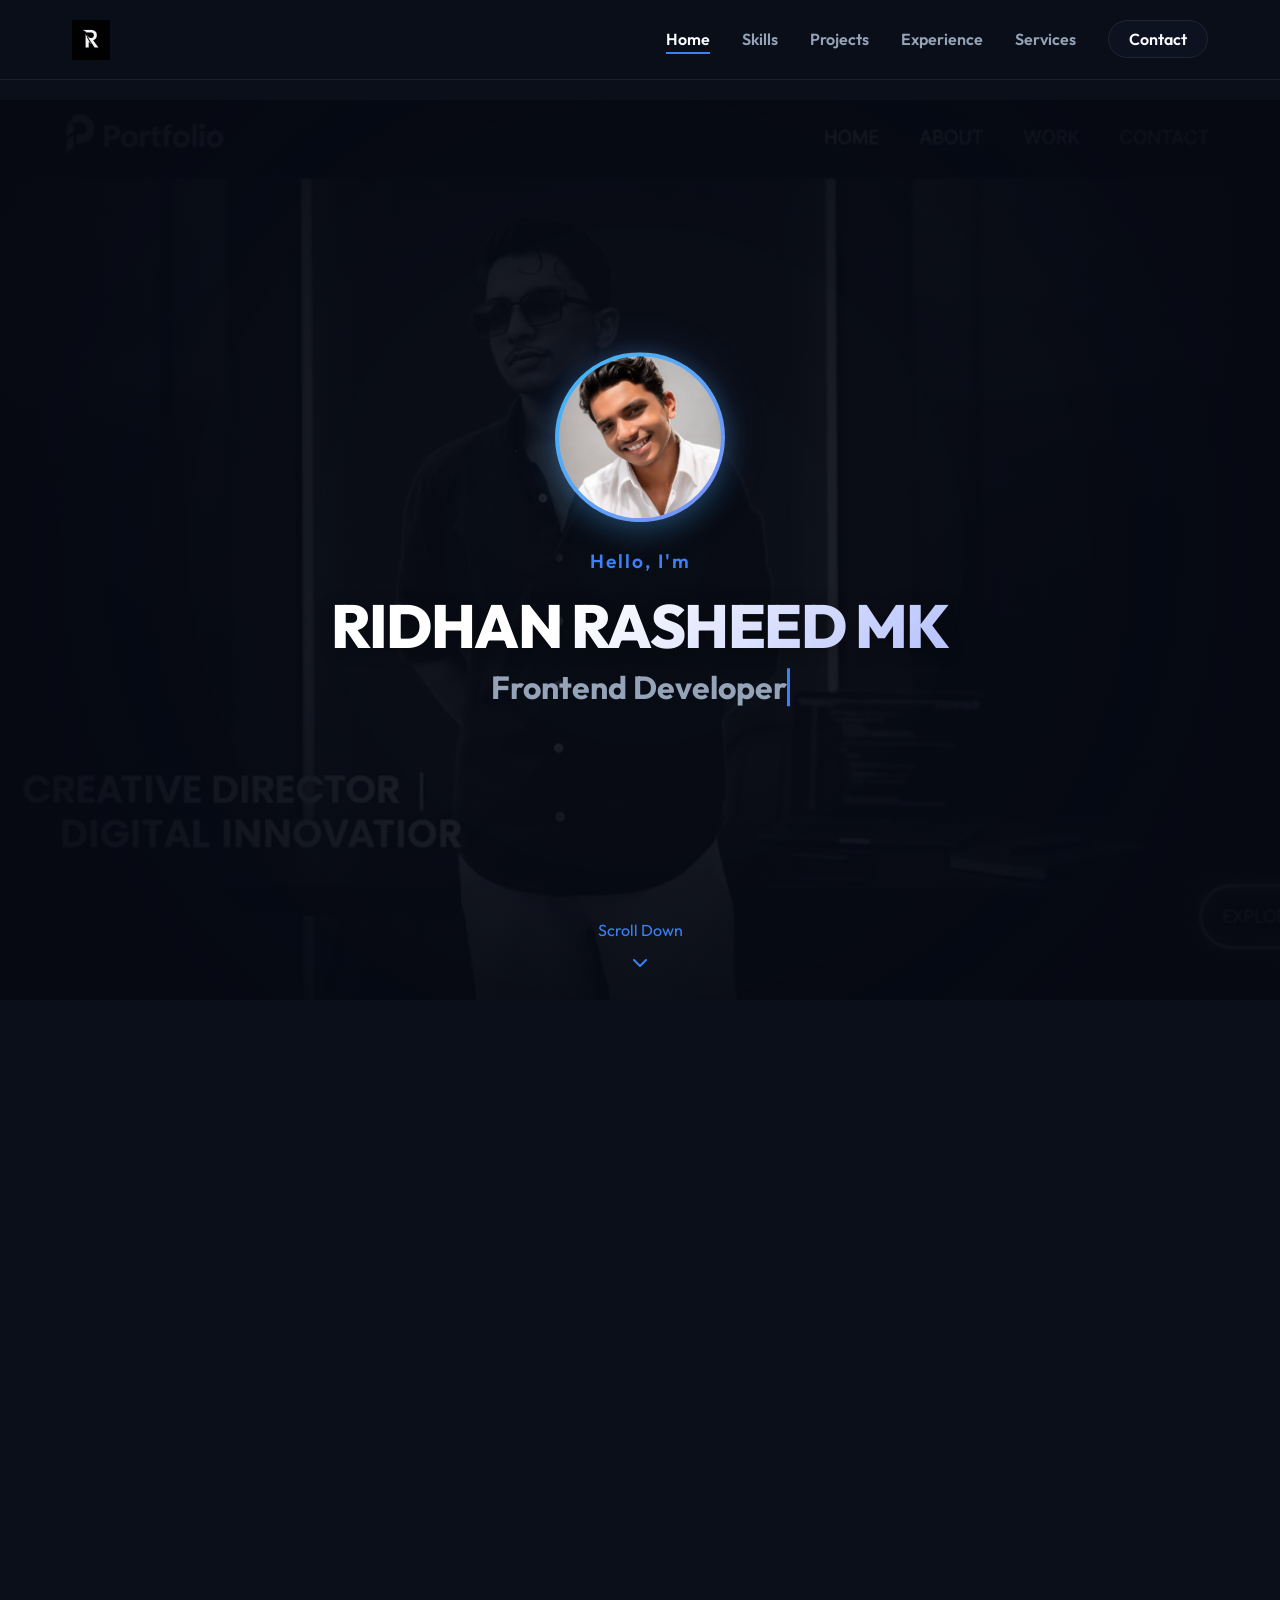
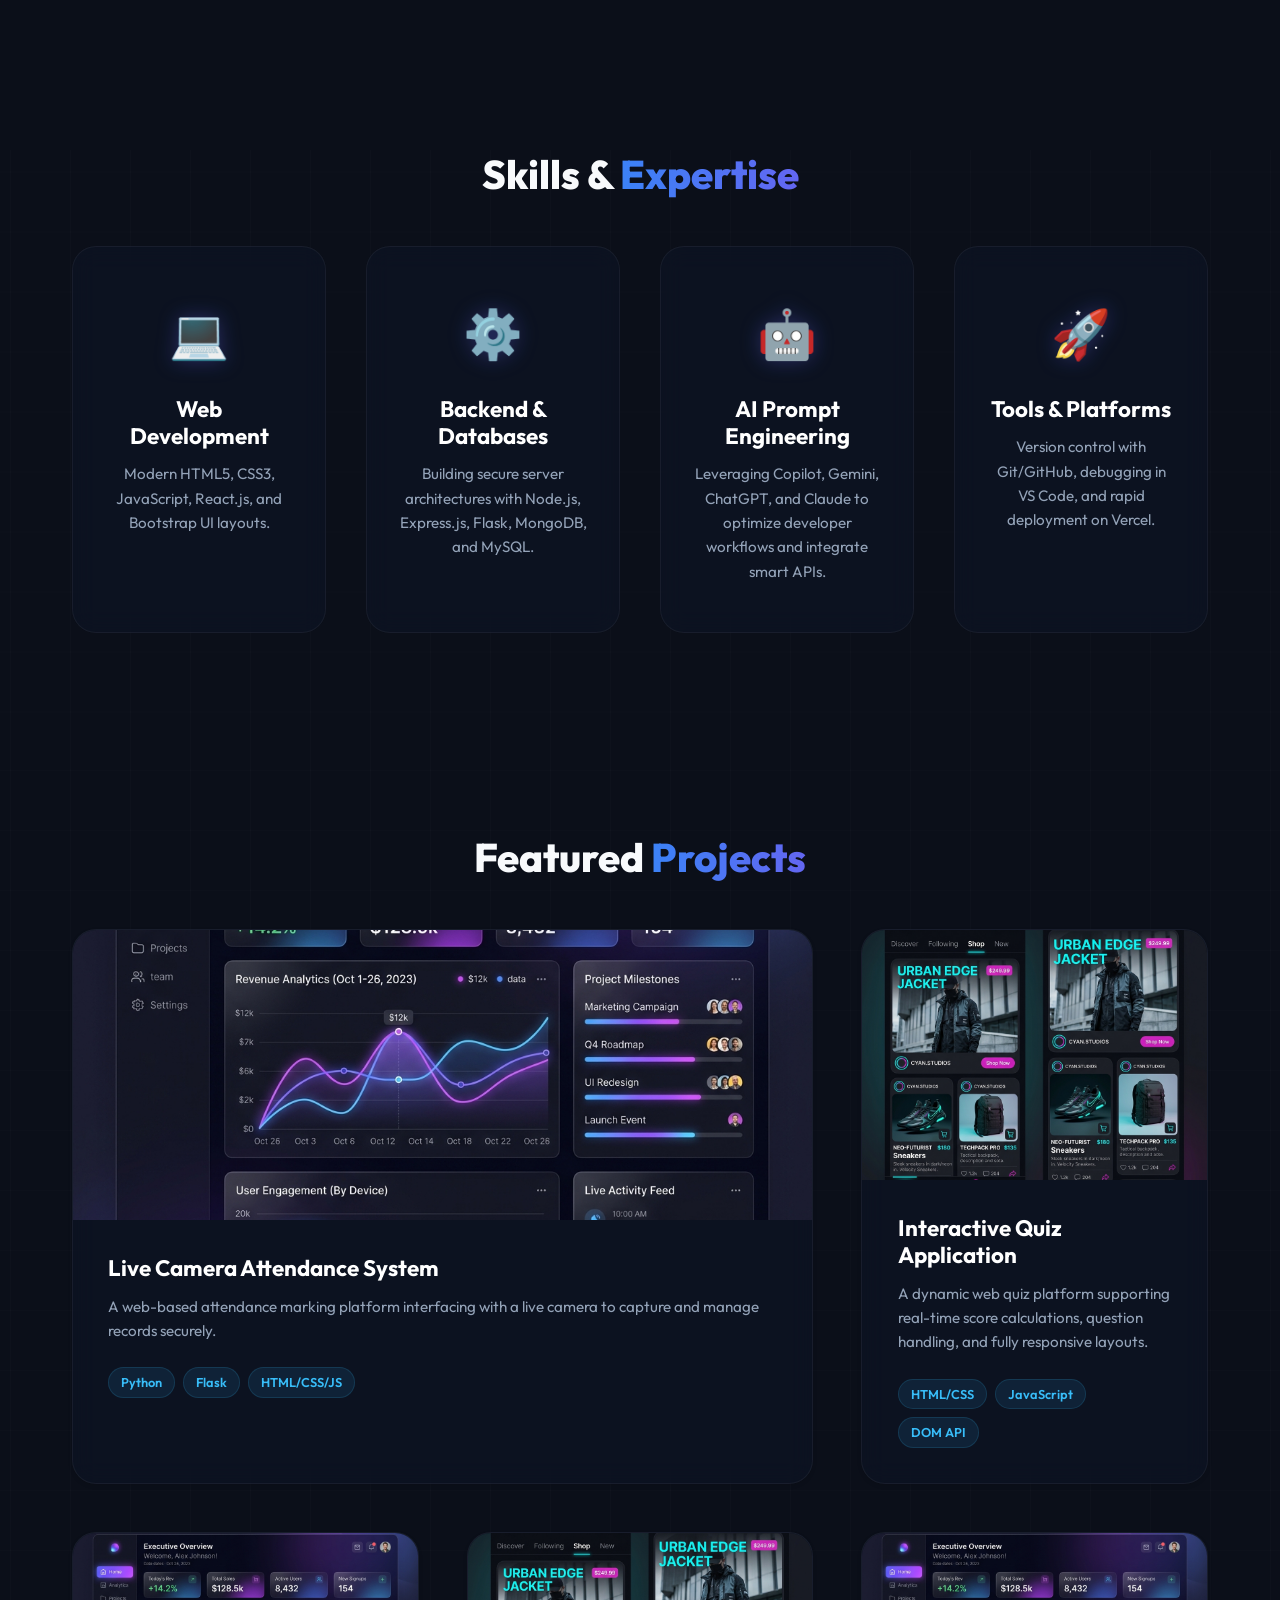
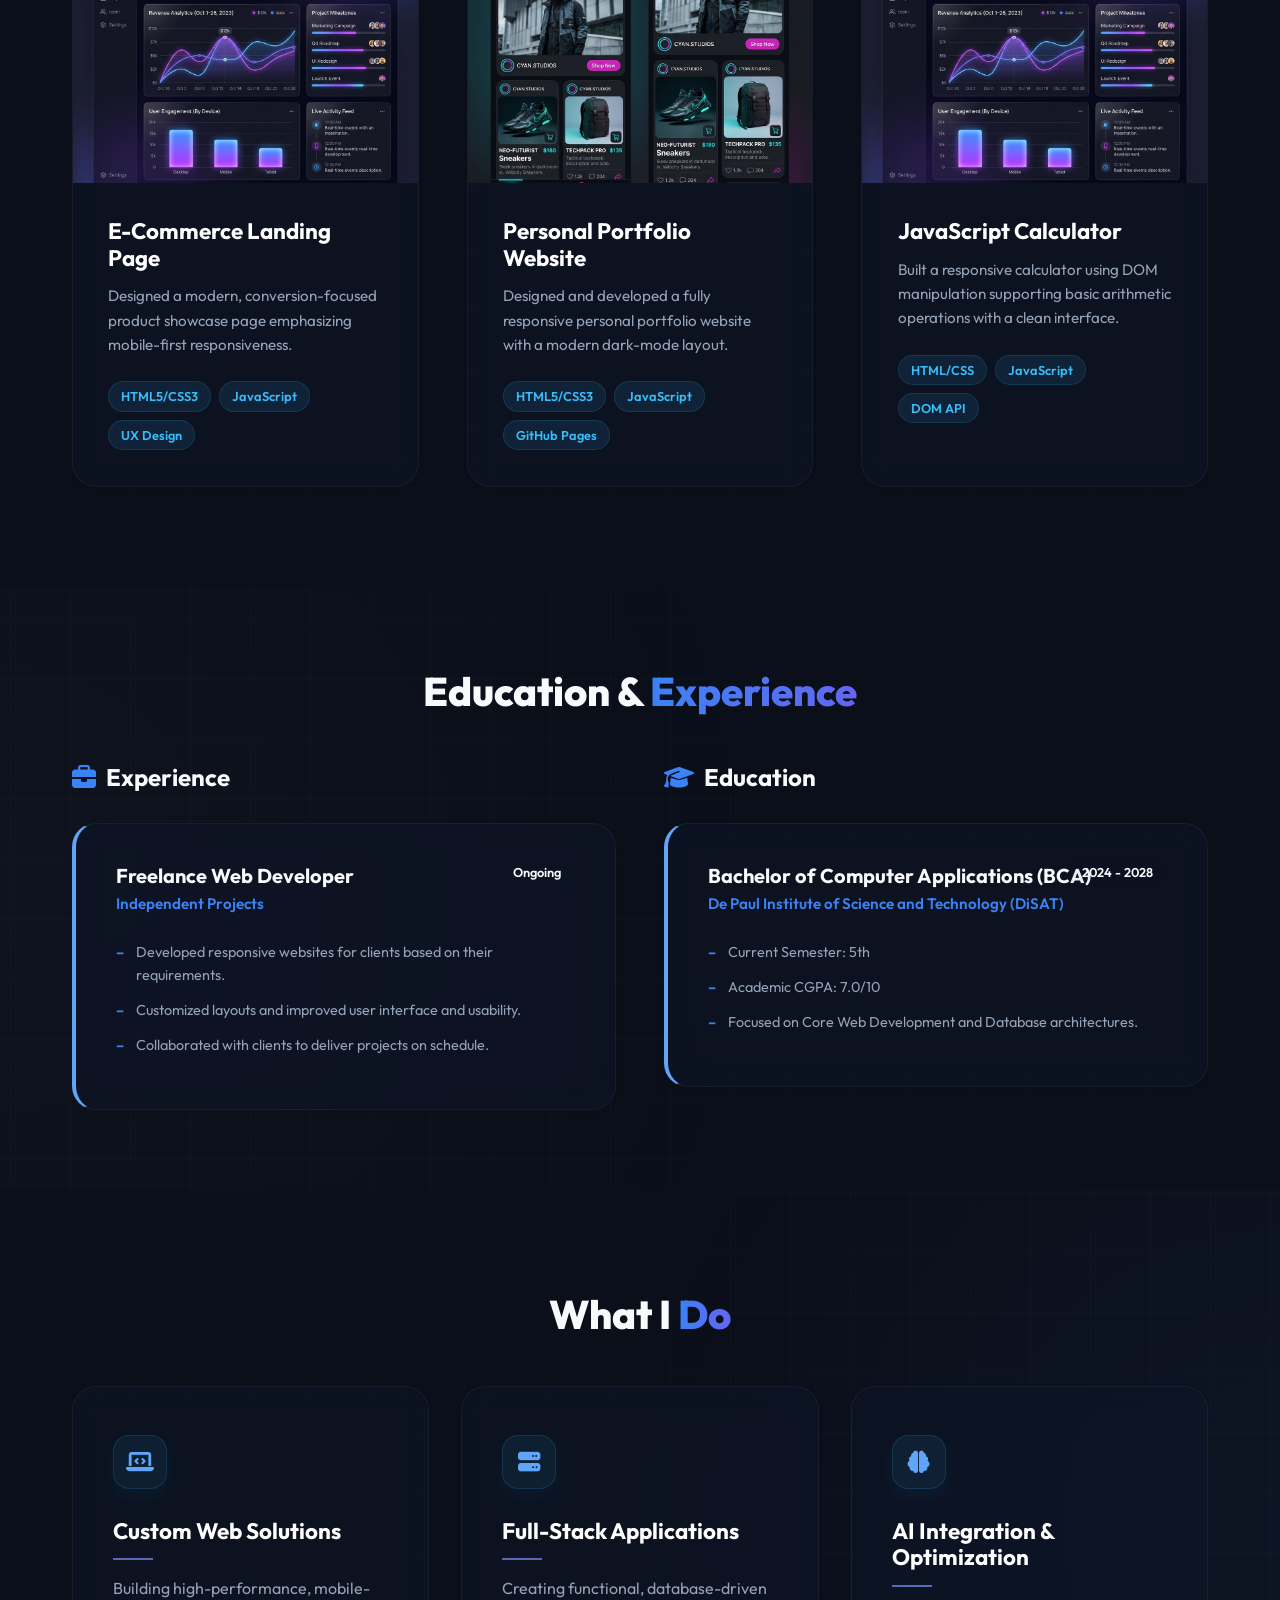
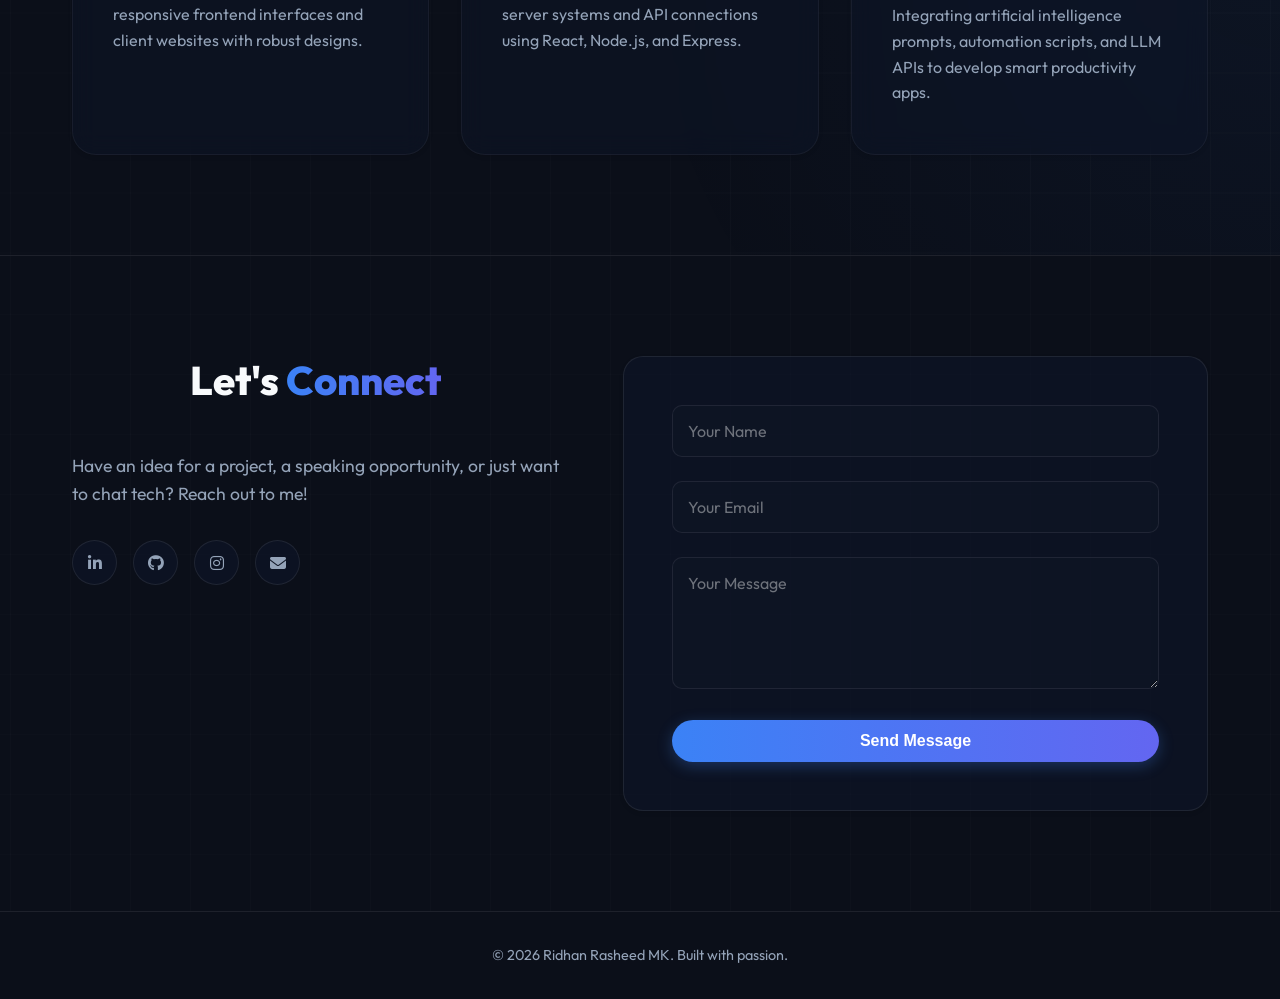
<file: index.html>
<!DOCTYPE html>
<html lang="en">
<head>
    <meta charset="UTF-8">
    <meta name="viewport" content="width=device-width, initial-scale=1.0">
    <title>Ridhan Rasheed MK | Web Developer &amp; BCA Student</title>
    <meta name="description" content="Portfolio of Ridhan Rasheed MK - Passionate Web Developer and BCA Student specializing in React, Node.js, Python, and AI Prompting.">
    <link rel="preconnect" href="https://fonts.googleapis.com">
    <link rel="preconnect" href="https://fonts.gstatic.com" crossorigin>
    <link href="https://fonts.googleapis.com/css2?family=Outfit:wght@300;400;500;600;700;800&family=Inter:wght@300;400;600&display=swap" rel="stylesheet">
    <link rel="stylesheet" href="https://cdnjs.cloudflare.com/ajax/libs/font-awesome/6.4.0/css/all.min.css">
    <link rel="stylesheet" href="style.css?v=17">
</head>
<body>
    <canvas id="bg-particles"></canvas>

    <!-- Navigation -->
    <nav class="navbar">
        <div class="nav-container">
            <a href="#hero" class="logo"><img src="assets/logo.jpg" alt="Logo" class="nav-logo"></a>
            <ul class="nav-links">
                <li><a href="#hero">Home</a></li>
                <li><a href="#skills">Skills</a></li>
                <li><a href="#projects">Projects</a></li>
                <li><a href="#education-experience">Experience</a></li>
                <li><a href="#services">Services</a></li>
                <li><a href="#contact" class="btn-nav">Contact</a></li>
            </ul>
            <div class="hamburger">
                <span></span>
                <span></span>
                <span></span>
            </div>
        </div>
    </nav>

    <!-- Hero Section (Scroll Animation) -->
    <section id="hero" class="scroll-hero-section">
        <div class="hero-sticky">
            <canvas id="hero-canvas"></canvas>
            
            <div class="scroll-indicator">
                <span>Scroll Down</span>
                <i class="fas fa-chevron-down"></i>
            </div>
            
            <div class="hero-text-overlays">
                <!-- Feature 1: Intro -->
                <div class="hero-feature feature-1 active">
                    <div class="feature-1-image">
                        <div class="profile-image-wrapper">
                            <img src="assets/profile.png?v=5" alt="Ridhan Rasheed MK Profile" class="hero-profile-img">
                            <div class="profile-glow"></div>
                        </div>
                    </div>
                    <div class="feature-1-text">
                        <p class="greeting">Hello, I'm</p>
                        <h1 class="hero-name">RIDHAN RASHEED MK</h1>
                        <h2 class="typing-container"><span id="typing-text"></span><span class="cursor">&nbsp;</span></h2>
                    </div>
                </div>
                
                <!-- Feature 2: Developer -->
                <div class="hero-feature feature-2">
                    <h2 class="feature-title">Web Developer</h2>
                    <p class="feature-desc">Building modern, responsive frontends and secure, high-performance backends with databases.</p>
                    <div class="centered-tech-row">
                        <span class="tech-badge"><i class="fab fa-react"></i> React</span>
                        <span class="tech-badge"><i class="fab fa-node-js"></i> Node.js</span>
                        <span class="tech-badge"><i class="fab fa-js-square"></i> JavaScript</span>
                        <span class="tech-badge"><i class="fab fa-python"></i> Python</span>
                        <span class="tech-badge"><i class="fas fa-fire"></i> Flask</span>
                        <span class="tech-badge"><i class="fas fa-database"></i> SQL / NoSQL</span>
                    </div>
                </div>
                
                <!-- Feature 3: Speaker -->
                <div class="hero-feature feature-3">
                    <h2 class="feature-title">AI &amp; Prompting</h2>
                    <p class="feature-desc">Integrating cutting-edge AI engines (Gemini, Claude, GPT) to build intelligent web apps and optimize workflows.</p>
                    <div class="centered-tech-row">
                        <span class="tech-badge"><i class="fas fa-robot"></i> LLM Agents</span>
                        <span class="tech-badge"><i class="fas fa-magic"></i> Context Prompts</span>
                        <span class="tech-badge"><i class="fas fa-terminal"></i> Automation</span>
                        <span class="tech-badge"><i class="fas fa-code-branch"></i> Pipelines</span>
                    </div>
                </div>
                
                <!-- Feature 4: Let's Connect -->
                <div class="hero-feature feature-4">
                    <h2 class="feature-title">Let's build something amazing</h2>
                    <p class="feature-desc">Open for freelance opportunities, collaborative projects, internships, or technical speaking engagements.</p>
                    <div class="hero-actions" style="margin-top: 2rem;">
                        <a href="#projects" class="btn primary-btn">View My Work</a>
                        <a href="#contact" class="btn secondary-btn">Get In Touch</a>
                        <button id="view-resume-btn" class="btn secondary-btn">Resume</button>
                    </div>
                </div>
            </div>
        </div>
    </section>

    <!-- Skills Section -->
    <section id="skills" class="skills-section">
        <div class="container">
            <h2 class="section-title">Skills &amp; <span>Expertise</span></h2>
            <div class="skills-grid">
                
                <div class="skill-card fade-up">
                    <div class="skill-icon">💻</div>
                    <h3>Web Development</h3>
                    <p>Modern HTML5, CSS3, JavaScript, React.js, and Bootstrap UI layouts.</p>
                </div>

                <div class="skill-card fade-up delay-1">
                    <div class="skill-icon">⚙️</div>
                    <h3>Backend &amp; Databases</h3>
                    <p>Building secure server architectures with Node.js, Express.js, Flask, MongoDB, and MySQL.</p>
                </div>

                <div class="skill-card fade-up delay-2">
                    <div class="skill-icon">🤖</div>
                    <h3>AI Prompt Engineering</h3>
                    <p>Leveraging Copilot, Gemini, ChatGPT, and Claude to optimize developer workflows and integrate smart APIs.</p>
                </div>

                <div class="skill-card fade-up delay-3">
                    <div class="skill-icon">🚀</div>
                    <h3>Tools &amp; Platforms</h3>
                    <p>Version control with Git/GitHub, debugging in VS Code, and rapid deployment on Vercel.</p>
                </div>

            </div>
        </div>
    </section>

    <!-- Projects Section -->
    <section id="projects" class="projects-section">
        <div class="container">
            <h2 class="section-title">Featured <span>Projects</span></h2>
            <div class="projects-grid">
                
                <div class="project-card fade-up featured">
                    <div class="project-img">
                        <img src="assets/project1.png" alt="Live Camera Attendance System">
                        <div class="project-overlay">
                            <a href="#" class="view-btn">View Code</a>
                        </div>
                    </div>
                    <div class="project-info">
                        <h3>Live Camera Attendance System</h3>
                        <p>A web-based attendance marking platform interfacing with a live camera to capture and manage records securely.</p>
                        <ul class="tech-stack">
                            <li>Python</li>
                            <li>Flask</li>
                            <li>HTML/CSS/JS</li>
                        </ul>
                    </div>
                </div>

                <div class="project-card fade-up delay-1">
                    <div class="project-img">
                        <img src="assets/project2.png" alt="Interactive Quiz App">
                        <div class="project-overlay">
                            <a href="#" class="view-btn">View Live</a>
                        </div>
                    </div>
                    <div class="project-info">
                        <h3>Interactive Quiz Application</h3>
                        <p>A dynamic web quiz platform supporting real-time score calculations, question handling, and fully responsive layouts.</p>
                        <ul class="tech-stack">
                            <li>HTML/CSS</li>
                            <li>JavaScript</li>
                            <li>DOM API</li>
                        </ul>
                    </div>
                </div>

                <div class="project-card fade-up delay-2">
                    <div class="project-img">
                        <img src="assets/project1.png" alt="E-Commerce Landing Page">
                        <div class="project-overlay">
                            <a href="#" class="view-btn">View Live</a>
                        </div>
                    </div>
                    <div class="project-info">
                        <h3>E-Commerce Landing Page</h3>
                        <p>Designed a modern, conversion-focused product showcase page emphasizing mobile-first responsiveness.</p>
                        <ul class="tech-stack">
                            <li>HTML5/CSS3</li>
                            <li>JavaScript</li>
                            <li>UX Design</li>
                        </ul>
                    </div>
                </div>

                <div class="project-card fade-up">
                    <div class="project-img">
                        <img src="assets/project2.png" alt="Personal Portfolio Website">
                        <div class="project-overlay">
                            <a href="#" class="view-btn">View Code</a>
                        </div>
                    </div>
                    <div class="project-info">
                        <h3>Personal Portfolio Website</h3>
                        <p>Designed and developed a fully responsive personal portfolio website with a modern dark-mode layout.</p>
                        <ul class="tech-stack">
                            <li>HTML5/CSS3</li>
                            <li>JavaScript</li>
                            <li>GitHub Pages</li>
                        </ul>
                    </div>
                </div>

                <div class="project-card fade-up delay-1">
                    <div class="project-img">
                        <img src="assets/project1.png" alt="Responsive Calculator">
                        <div class="project-overlay">
                            <a href="#" class="view-btn">View Live</a>
                        </div>
                    </div>
                    <div class="project-info">
                        <h3>JavaScript Calculator</h3>
                        <p>Built a responsive calculator using DOM manipulation supporting basic arithmetic operations with a clean interface.</p>
                        <ul class="tech-stack">
                            <li>HTML/CSS</li>
                            <li>JavaScript</li>
                            <li>DOM API</li>
                        </ul>
                    </div>
                </div>

            </div>
        </div>
    </section>

    <!-- Education & Experience Section -->
    <section id="education-experience" class="timeline-section">
        <div class="container">
            <h2 class="section-title">Education &amp; <span>Experience</span></h2>
            <div class="timeline-container">
                
                <!-- Left: Experience -->
                <div class="timeline-col fade-in">
                    <h3 class="timeline-col-title"><i class="fas fa-briefcase"></i> Experience</h3>
                    <div class="timeline-card">
                        <div class="timeline-date">Ongoing</div>
                        <h4>Freelance Web Developer</h4>
                        <p class="timeline-subtitle">Independent Projects</p>
                        <ul class="timeline-list">
                            <li>Developed responsive websites for clients based on their requirements.</li>
                            <li>Customized layouts and improved user interface and usability.</li>
                            <li>Collaborated with clients to deliver projects on schedule.</li>
                        </ul>
                    </div>
                </div>
                
                <!-- Right: Education -->
                <div class="timeline-col fade-in-right">
                    <h3 class="timeline-col-title"><i class="fas fa-graduation-cap"></i> Education</h3>
                    <div class="timeline-card">
                        <div class="timeline-date">2024 - 2028</div>
                        <h4>Bachelor of Computer Applications (BCA)</h4>
                        <p class="timeline-subtitle">De Paul Institute of Science and Technology (DiSAT)</p>
                        <ul class="timeline-list">
                            <li>Current Semester: 5th</li>
                            <li>Academic CGPA: 7.0/10</li>
                            <li>Focused on Core Web Development and Database architectures.</li>
                        </ul>
                    </div>
                </div>
                
            </div>
        </div>
    </section>

    <!-- Services Section -->
    <section id="services" class="services-section">
        <div class="container">
            <h2 class="section-title">What I <span>Do</span></h2>
            <div class="services-grid">
                
                <div class="service-box fade-up">
                    <div class="service-icon-wrapper"><i class="fas fa-laptop-code"></i></div>
                    <h3>Custom Web Solutions</h3>
                    <p>Building high-performance, mobile-responsive frontend interfaces and client websites with robust designs.</p>
                </div>
                
                <div class="service-box fade-up delay-1">
                    <div class="service-icon-wrapper"><i class="fas fa-server"></i></div>
                    <h3>Full-Stack Applications</h3>
                    <p>Creating functional, database-driven server systems and API connections using React, Node.js, and Express.</p>
                </div>
                
                <div class="service-box fade-up delay-2">
                    <div class="service-icon-wrapper"><i class="fas fa-brain"></i></div>
                    <h3>AI Integration &amp; Optimization</h3>
                    <p>Integrating artificial intelligence prompts, automation scripts, and LLM APIs to develop smart productivity apps.</p>
                </div>

            </div>
        </div>
    </section>

    <!-- Contact Section -->
    <section id="contact" class="contact-section">
        <div class="container contact-container">
            <div class="contact-info fade-in">
                <h2 class="section-title">Let's <span>Connect</span></h2>
                <p>Have an idea for a project, a speaking opportunity, or just want to chat tech? Reach out to me!</p>
                
                <div class="social-links">
                    <a href="https://linkedin.com" target="_blank" class="social-icon" aria-label="LinkedIn"><i class="fab fa-linkedin-in"></i></a>
                    <a href="https://github.com" target="_blank" class="social-icon" aria-label="GitHub"><i class="fab fa-github"></i></a>
                    <a href="https://www.instagram.com/ridhan_mk?igsh=dWFndjNzMmMzZnNs" target="_blank" class="social-icon" aria-label="Instagram"><i class="fab fa-instagram"></i></a>
                    <a href="mailto:ridhanrasheedmke@gmail.com" class="social-icon" aria-label="Email"><i class="fas fa-envelope"></i></a>
                </div>
            </div>
            
            <iframe name="hidden_iframe" id="hidden_iframe" style="display:none;"></iframe>
            <form action="https://docs.google.com/forms/u/0/d/e/1FAIpQLSdRUaGazMwHTnwbQW8DIQrtdvpXc1dheJvXsvWVlyGIixeRVg/formResponse" method="POST" target="hidden_iframe" class="contact-form fade-in-right">
                <div class="form-group">
                    <input type="text" name="entry.1561586751" id="name" placeholder="Your Name" required>
                </div>
                <div class="form-group">
                    <input type="email" name="entry.2065796489" id="email" placeholder="Your Email" required>
                </div>
                <div class="form-group">
                    <textarea name="entry.1551059765" id="message" rows="5" placeholder="Your Message" required></textarea>
                </div>
                <button type="submit" class="btn primary-btn submit-btn">Send Message</button>
            </form>
        </div>
    </section>

    <!-- Footer -->
    <footer>
        <div class="container footer-content">
            <p>&copy; 2026 Ridhan Rasheed MK. Built with passion.</p>
        </div>
    </footer>

    <!-- Submission Popup Modal -->
    <div id="submission-modal" class="modal">
        <div class="modal-content">
            <div class="modal-header">
                <h3>Success!</h3>
                <span class="close-modal">&times;</span>
            </div>
            <div class="modal-body">
                <i class="fas fa-check-circle success-icon"></i>
                <p>Your message has been sent successfully. I will get back to you soon.</p>
            </div>
            <div class="modal-footer">
                <button class="btn primary-btn close-btn" type="button">Close</button>
            </div>
        </div>
    </div>

    <!-- Resume Modal -->
    <div id="resume-modal" class="modal">
        <div class="modal-content resume-modal-content">
            <div class="modal-header">
                <h3>My Resume</h3>
                <span class="close-modal close-resume-modal">&times;</span>
            </div>
            <div class="modal-body" style="height: 70vh; padding: 0;">
                <iframe src="assets/resume.html" class="resume-iframe" title="Ridhan Rasheed Resume"></iframe>
                <div style="margin-top: 15px; padding-bottom: 10px;">
                    <a href="assets/resume.html" target="_blank" class="btn primary-btn" style="padding: 8px 15px; font-size: 0.9rem;">Open Resume in New Tab</a>
                </div>
            </div>
        </div>
    </div>

    <script src="script.js?v=8"></script>
</body>
</html>
</file>
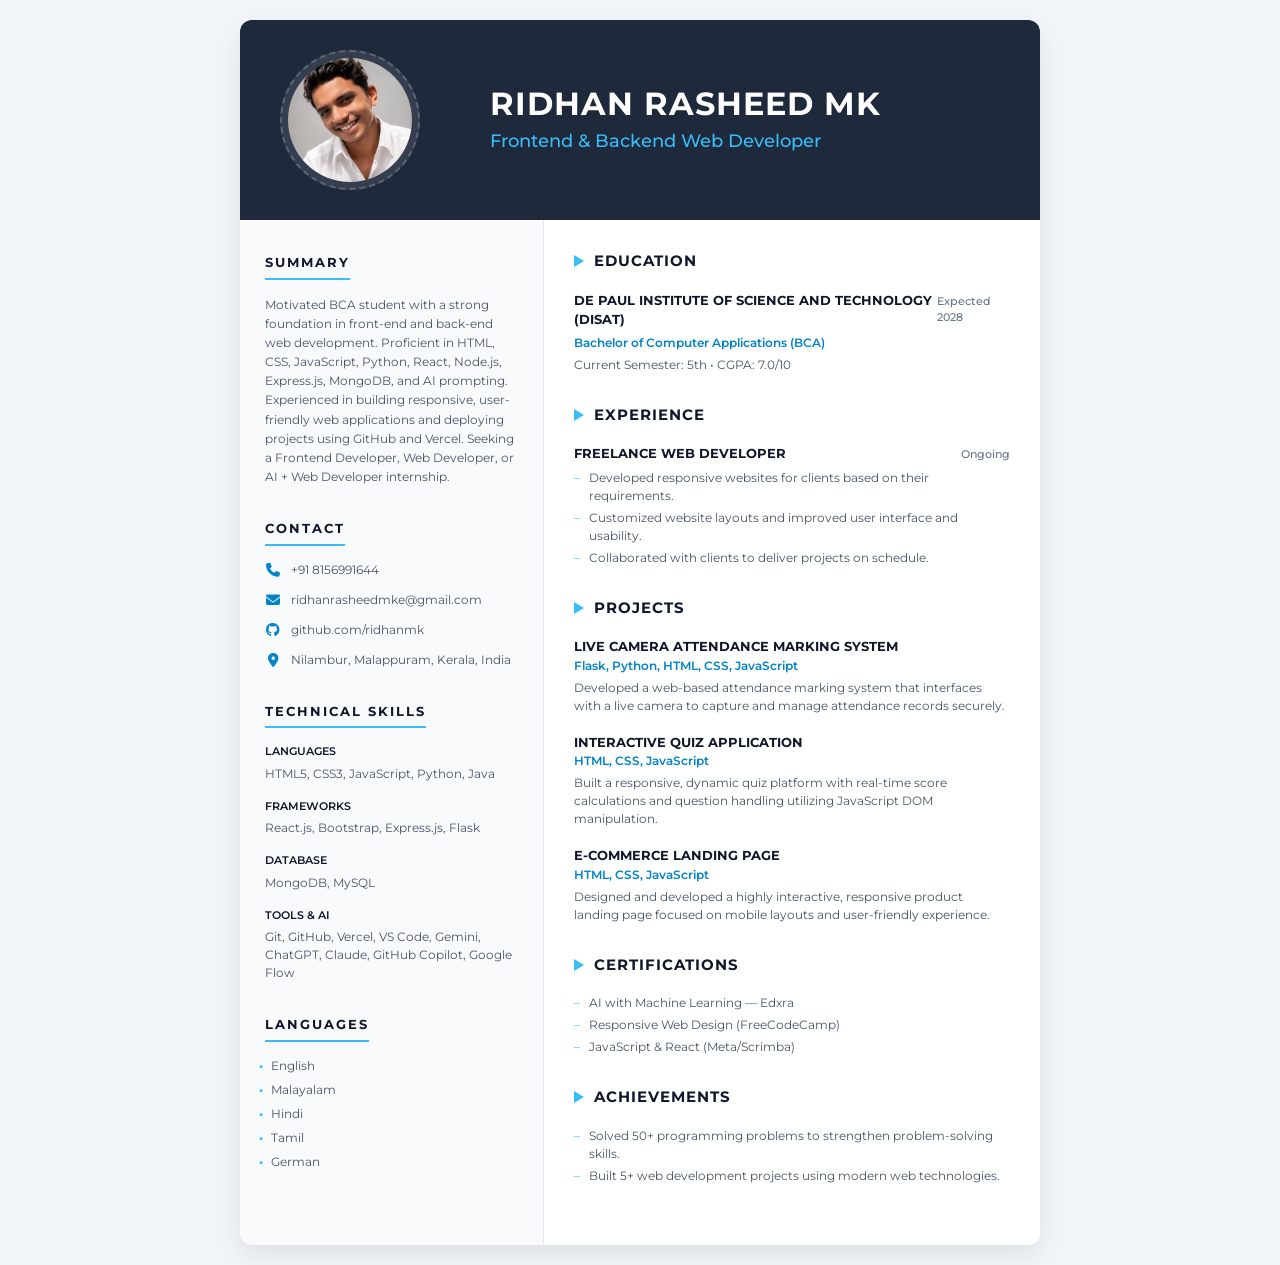
<file: assets/resume.html>
<!DOCTYPE html>
<html lang="en">
<head>
    <meta charset="UTF-8">
    <meta name="viewport" content="width=device-width, initial-scale=1.0">
    <title>Ridhan Rasheed MK - Resume</title>
    <link href="https://fonts.googleapis.com/css2?family=Montserrat:wght@400;500;600;700&display=swap" rel="stylesheet">
    <link rel="stylesheet" href="https://cdnjs.cloudflare.com/ajax/libs/font-awesome/6.4.0/css/all.min.css">
    <style>
        * {
            margin: 0;
            padding: 0;
            box-sizing: border-box;
        }

        body {
            font-family: 'Montserrat', sans-serif;
            background-color: #f1f5f9;
            color: #334155;
            line-height: 1.5;
            padding: 20px 10px;
        }

        /* Container */
        .resume-container {
            width: 100%;
            max-width: 800px;
            margin: 0 auto;
            background: #fff;
            display: flex;
            flex-direction: column;
            box-shadow: 0 10px 25px rgba(0,0,0,0.08);
            border-radius: 12px;
            overflow: hidden;
        }

        /* Top Header */
        .header {
            background-color: #1e293b; /* Muted Dark Navy */
            display: flex;
            padding: 30px 40px;
            align-items: center;
            color: #f8fafc;
        }

        .header-left {
            flex: 0 0 25%;
        }

        .profile-img-container {
            width: 140px;
            height: 140px;
            background-color: rgba(255, 255, 255, 0.1);
            border-radius: 50%;
            padding: 6px;
            border: 2px dashed rgba(255, 255, 255, 0.2);
            display: flex;
            align-items: center;
            justify-content: center;
        }

        .profile-img-container img {
            width: 100%;
            height: 100%;
            object-fit: cover;
            border-radius: 50%;
        }

        .header-right {
            flex: 1;
            padding-left: 30px;
        }

        .header-right h1 {
            font-size: 32px;
            font-weight: 700;
            color: #ffffff;
            line-height: 1.2;
            letter-spacing: 1px;
            margin-bottom: 5px;
            text-transform: uppercase;
        }

        .header-right h2 {
            font-size: 18px;
            font-weight: 500;
            color: #38bdf8; /* Sky blue accent */
        }

        /* Main Content Grid */
        .content {
            display: flex;
            flex: 1;
        }

        /* Left Column */
        .left-col {
            background-color: #f8fafc; /* Very light slate */
            width: 38%;
            padding: 30px 25px;
            border-right: 1px solid #e2e8f0;
        }

        .section-left {
            margin-bottom: 30px;
        }

        .section-title-left {
            font-size: 13px;
            font-weight: 700;
            letter-spacing: 2px;
            margin-bottom: 15px;
            color: #0f172a;
            text-transform: uppercase;
            border-bottom: 2px solid #38bdf8;
            padding-bottom: 5px;
            display: inline-block;
        }

        .profile-text {
            font-size: 12px;
            color: #475569;
            line-height: 1.6;
            font-weight: 400;
        }

        .contact-item {
            display: flex;
            align-items: flex-start;
            margin-bottom: 12px;
            font-size: 12px;
            color: #475569;
        }

        .contact-item i {
            margin-top: 2px;
            margin-right: 10px;
            font-size: 14px;
            color: #0284c7;
            width: 16px;
            text-align: center;
        }

        .skills-section-box {
            margin-bottom: 15px;
        }

        .skills-section-box h4 {
            font-size: 11px;
            font-weight: 600;
            color: #0f172a;
            margin-bottom: 5px;
            text-transform: uppercase;
        }

        .skills-section-box p {
            font-size: 12px;
            color: #475569;
        }

        .lang-list {
            list-style: none;
            font-size: 12px;
            color: #475569;
        }

        .lang-list li {
            margin-bottom: 6px;
            display: flex;
            align-items: center;
        }

        .lang-list li::before {
            content: "•";
            color: #38bdf8;
            font-weight: bold;
            display: inline-block;
            width: 1em;
            margin-left: -0.5em;
        }

        /* Right Column */
        .right-col {
            background-color: #ffffff;
            width: 62%;
            padding: 30px 30px;
        }

        .section-right {
            margin-bottom: 30px;
        }

        .section-title-right {
            font-size: 15px;
            font-weight: 700;
            letter-spacing: 1px;
            margin-bottom: 18px;
            color: #0f172a;
            text-transform: uppercase;
            display: flex;
            align-items: center;
        }

        .section-title-right::before {
            content: "";
            display: inline-block;
            width: 0; 
            height: 0; 
            border-top: 6px solid transparent;
            border-bottom: 6px solid transparent;
            border-left: 10px solid #38bdf8;
            margin-right: 10px;
        }

        .resume-item {
            margin-bottom: 18px;
        }

        .resume-item-header {
            display: flex;
            justify-content: space-between;
            align-items: baseline;
            margin-bottom: 4px;
        }

        .resume-item h3 {
            font-size: 13px;
            font-weight: 700;
            color: #0f172a;
            text-transform: uppercase;
        }

        .resume-item .date {
            font-size: 11px;
            color: #64748b;
            font-weight: 500;
        }

        .resume-item .subtitle {
            font-size: 12px;
            color: #0284c7;
            font-weight: 600;
            margin-bottom: 4px;
        }

        .resume-item p {
            font-size: 12px;
            color: #475569;
        }

        .bullet-list {
            list-style: none;
            margin-top: 5px;
        }

        .bullet-list li {
            font-size: 12px;
            color: #475569;
            margin-bottom: 4px;
            position: relative;
            padding-left: 15px;
        }

        .bullet-list li::before {
            content: "–";
            position: absolute;
            left: 0;
            color: #38bdf8;
        }

        @media (max-width: 600px) {
            .header {
                flex-direction: column;
                text-align: center;
                padding: 20px;
            }
            .header-right {
                padding-left: 0;
                margin-top: 15px;
            }
            .content {
                flex-direction: column;
            }
            .left-col, .right-col {
                width: 100%;
                border-right: none;
                padding: 20px;
            }
        }
    </style>
</head>
<body>

    <div class="resume-container">
        <!-- Top Header -->
        <header class="header">
            <div class="header-left">
                <div class="profile-img-container">
                    <img src="profile.png?v=5" alt="Ridhan Rasheed MK">
                </div>
            </div>
            <div class="header-right">
                <h1>Ridhan Rasheed MK</h1>
                <h2>Frontend &amp; Backend Web Developer</h2>
            </div>
        </header>

        <!-- Main Grid -->
        <div class="content">
            <!-- Left Column -->
            <div class="left-col">
                <div class="section-left">
                    <h3 class="section-title-left">SUMMARY</h3>
                    <p class="profile-text">
                        Motivated BCA student with a strong foundation in front-end and back-end web development. Proficient in HTML, CSS, JavaScript, Python, React, Node.js, Express.js, MongoDB, and AI prompting. Experienced in building responsive, user-friendly web applications and deploying projects using GitHub and Vercel. Seeking a Frontend Developer, Web Developer, or AI + Web Developer internship.
                    </p>
                </div>
                
                <div class="section-left">
                    <h3 class="section-title-left">CONTACT</h3>
                    <div class="contact-item">
                        <i class="fas fa-phone"></i>
                        <span>+91 8156991644</span>
                    </div>
                    <div class="contact-item">
                        <i class="fas fa-envelope"></i>
                        <a href="mailto:ridhanrasheedmke@gmail.com" style="color: inherit; text-decoration: none;">ridhanrasheedmke@gmail.com</a>
                    </div>
                    <div class="contact-item">
                        <i class="fab fa-github"></i>
                        <span>github.com/ridhanmk</span>
                    </div>
                    <div class="contact-item">
                        <i class="fas fa-map-marker-alt"></i>
                        <span>Nilambur, Malappuram, Kerala, India</span>
                    </div>
                </div>

                <div class="section-left">
                    <h3 class="section-title-left">TECHNICAL SKILLS</h3>
                    <div class="skills-section-box">
                        <h4>Languages</h4>
                        <p>HTML5, CSS3, JavaScript, Python, Java</p>
                    </div>
                    <div class="skills-section-box">
                        <h4>Frameworks</h4>
                        <p>React.js, Bootstrap, Express.js, Flask</p>
                    </div>
                    <div class="skills-section-box">
                        <h4>Database</h4>
                        <p>MongoDB, MySQL</p>
                    </div>
                    <div class="skills-section-box">
                        <h4>Tools &amp; AI</h4>
                        <p>Git, GitHub, Vercel, VS Code, Gemini, ChatGPT, Claude, GitHub Copilot, Google Flow</p>
                    </div>
                </div>

                <div class="section-left">
                    <h3 class="section-title-left">LANGUAGES</h3>
                    <ul class="lang-list">
                        <li>English</li>
                        <li>Malayalam</li>
                        <li>Hindi</li>
                        <li>Tamil</li>
                        <li>German</li>
                    </ul>
                </div>
            </div>

            <!-- Right Column -->
            <div class="right-col">
                <div class="section-right">
                    <h3 class="section-title-right">EDUCATION</h3>
                    <div class="resume-item">
                        <div class="resume-item-header">
                            <h3>De Paul Institute of Science and Technology (DiSAT)</h3>
                            <span class="date">Expected 2028</span>
                        </div>
                        <div class="subtitle">Bachelor of Computer Applications (BCA)</div>
                        <p>Current Semester: 5th • CGPA: 7.0/10</p>
                    </div>
                </div>

                <div class="section-right">
                    <h3 class="section-title-right">EXPERIENCE</h3>
                    <div class="resume-item">
                        <div class="resume-item-header">
                            <h3>Freelance Web Developer</h3>
                            <span class="date">Ongoing</span>
                        </div>
                        <ul class="bullet-list">
                            <li>Developed responsive websites for clients based on their requirements.</li>
                            <li>Customized website layouts and improved user interface and usability.</li>
                            <li>Collaborated with clients to deliver projects on schedule.</li>
                        </ul>
                    </div>
                </div>

                <div class="section-right">
                    <h3 class="section-title-right">PROJECTS</h3>
                    <div class="resume-item">
                        <h3>Live Camera Attendance Marking System</h3>
                        <div class="subtitle">Flask, Python, HTML, CSS, JavaScript</div>
                        <p>Developed a web-based attendance marking system that interfaces with a live camera to capture and manage attendance records securely.</p>
                    </div>
                    <div class="resume-item">
                        <h3>Interactive Quiz Application</h3>
                        <div class="subtitle">HTML, CSS, JavaScript</div>
                        <p>Built a responsive, dynamic quiz platform with real-time score calculations and question handling utilizing JavaScript DOM manipulation.</p>
                    </div>
                    <div class="resume-item">
                        <h3>E-Commerce Landing Page</h3>
                        <div class="subtitle">HTML, CSS, JavaScript</div>
                        <p>Designed and developed a highly interactive, responsive product landing page focused on mobile layouts and user-friendly experience.</p>
                    </div>
                </div>

                <div class="section-right">
                    <h3 class="section-title-right">CERTIFICATIONS</h3>
                    <ul class="bullet-list">
                        <li>AI with Machine Learning — Edxra</li>
                        <li>Responsive Web Design (FreeCodeCamp)</li>
                        <li>JavaScript &amp; React (Meta/Scrimba)</li>
                    </ul>
                </div>

                <div class="section-right">
                    <h3 class="section-title-right">ACHIEVEMENTS</h3>
                    <ul class="bullet-list">
                        <li>Solved 50+ programming problems to strengthen problem-solving skills.</li>
                        <li>Built 5+ web development projects using modern web technologies.</li>
                    </ul>
                </div>
            </div>
        </div>
    </div>

</body>
</html>
</file>
<file: style.css>
/* style.css */

/* Custom Properties */
:root {
    --bg-color: #0b0f19; /* Deep Midnight Navy */
    --text-color: #f8fafc; /* Ice White */
    --text-muted: #94a3b8; /* Cool Gray */
    --primary-glow: #3b82f6; /* Royal Blue */
    --secondary-glow: #6366f1; /* Indigo */
    --accent: #60a5fa; /* Sky Blue */
    --glass-bg: rgba(15, 23, 42, 0.55); /* Dark Slate Glassmorphism */
    --glass-border: rgba(255, 255, 255, 0.08); /* Subtle white border */
    --nav-height: 80px;
    --transition: all 0.3s cubic-bezier(0.25, 0.8, 0.25, 1);
    --shadow-sm: 0 2px 4px rgba(0, 0, 0, 0.1);
    --shadow-md: 0 4px 12px rgba(0, 0, 0, 0.2), 0 2px 4px rgba(0, 0, 0, 0.1);
    --shadow-lg: 0 10px 25px rgba(0, 0, 0, 0.3), 0 4px 12px rgba(0, 0, 0, 0.15);
}

* {
    margin: 0;
    padding: 0;
    box-sizing: border-box;
}

html {
    scroll-behavior: smooth;
    font-family: 'Outfit', 'Inter', sans-serif;
    color: var(--text-color);
    background-color: var(--bg-color);
    overflow-x: hidden;
}

body {
    overflow-x: hidden;
    line-height: 1.6;
}

#bg-particles {
    position: fixed;
    top: 0;
    left: 0;
    width: 100vw;
    height: 100vh;
    z-index: -2;
    pointer-events: none;
}

/* Typography */
h1, h2, h3, h4 {
    line-height: 1.2;
    margin-bottom: 1rem;
}

a {
    text-decoration: none;
    color: inherit;
    transition: var(--transition);
}

.container {
    max-width: 1200px;
    margin: 0 auto;
    padding: 0 2rem;
}

section {
    padding: 100px 0;
    position: relative;
}

section:not(.scroll-hero-section)::after {
    content: '';
    position: absolute;
    top: 0;
    left: 0;
    right: 0;
    bottom: 0;
    background-image: 
        linear-gradient(rgba(255, 255, 255, 0.015) 1px, transparent 1px),
        linear-gradient(90deg, rgba(255, 255, 255, 0.015) 1px, transparent 1px);
    background-size: 60px 60px;
    background-position: center;
    pointer-events: none;
    z-index: 0;
}

/* Ensure container content overlays section grids */
.container {
    max-width: 1200px;
    margin: 0 auto;
    padding: 0 2rem;
    position: relative;
    z-index: 2;
}

.section-title {
    font-size: 2.5rem;
    font-weight: 800;
    text-align: center;
    margin-bottom: 3rem;
}

.section-title span {
    background: linear-gradient(90deg, var(--primary-glow), var(--secondary-glow));
    -webkit-background-clip: text;
    -webkit-text-fill-color: transparent;
}

/* Buttons */
.btn {
    display: inline-block;
    padding: 12px 30px;
    border-radius: 30px;
    font-weight: 600;
    font-size: 1rem;
    cursor: pointer;
    border: none;
    outline: none;
    position: relative;
    overflow: hidden;
    z-index: 1;
}

.primary-btn {
    background: linear-gradient(90deg, var(--primary-glow), var(--secondary-glow));
    color: #fff;
    box-shadow: 0 4px 15px rgba(59, 130, 246, 0.3);
}

.primary-btn:hover {
    box-shadow: 0 6px 20px rgba(59, 130, 246, 0.4);
    transform: translateY(-2px);
}

.secondary-btn {
    background: transparent;
    color: var(--text-color);
    border: 2px solid var(--text-muted);
}

.secondary-btn:hover {
    border-color: var(--primary-glow);
    color: var(--accent);
    background: rgba(255, 255, 255, 0.03);
}

/* Glassmorphism Navigation */
.navbar {
    position: fixed;
    top: 0;
    left: 0;
    width: 100%;
    height: var(--nav-height);
    background: rgba(11, 15, 25, 0.75);
    backdrop-filter: blur(12px);
    -webkit-backdrop-filter: blur(12px);
    border-bottom: 1px solid var(--glass-border);
    z-index: 1000;
    transition: var(--transition);
}

.navbar.scrolled {
    box-shadow: 0 4px 20px rgba(0, 0, 0, 0.3);
    background: rgba(11, 15, 25, 0.95);
}

.nav-container {
    display: flex;
    justify-content: space-between;
    align-items: center;
    height: 100%;
    max-width: 1200px;
    margin: 0 auto;
    padding: 0 2rem;
}

.logo {
    display: flex;
    align-items: center;
}

.nav-logo {
    height: 40px;
    width: auto;
    filter: invert(1); /* Invert logo to white for dark theme */
}

.nav-links {
    display: flex;
    list-style: none;
    align-items: center;
    gap: 2rem;
}

.nav-links a {
    font-weight: 600;
    font-size: 1rem;
    color: var(--text-muted);
    position: relative;
}

.nav-links a:hover,
.nav-links a.active {
    color: var(--text-color);
}

.nav-links a::after {
    content: '';
    position: absolute;
    width: 0;
    height: 2px;
    bottom: -5px;
    left: 0;
    background: var(--primary-glow);
    transition: var(--transition);
}

.nav-links a:hover::after,
.nav-links a.active::after {
    width: 100%;
}

.btn-nav::after {
    display: none !important;
}

.btn-nav {
    background: var(--glass-bg);
    padding: 8px 20px;
    border-radius: 20px;
    border: 1px solid var(--glass-border);
    color: var(--text-color) !important;
}

.btn-nav:hover {
    background: var(--text-color);
    color: var(--bg-color) !important;
    box-shadow: var(--shadow-sm);
}

.hamburger {
    display: none;
    cursor: pointer;
    flex-direction: column;
    gap: 5px;
}

.hamburger span {
    width: 25px;
    height: 3px;
    background: var(--text-color);
    border-radius: 2px;
    transition: var(--transition);
}

/* Hero Section */
.hero-section {
    min-height: 100vh;
    display: flex;
    align-items: center;
    padding-top: var(--nav-height);
    position: relative;
    overflow: hidden;
}

.hero-section::before {
    content: '';
    position: absolute;
    top: -20%;
    left: -10%;
    width: 50%;
    height: 50%;
    background: radial-gradient(circle, rgba(0,242,254,0.15) 0%, rgba(0,0,0,0) 70%);
    z-index: 0;
    filter: blur(50px);
}

.hero-section::after {
    content: '';
    position: absolute;
    bottom: -20%;
    right: -10%;
    width: 50%;
    height: 50%;
    background: radial-gradient(circle, rgba(255,0,127,0.1) 0%, rgba(0,0,0,0) 70%);
    z-index: 0;
    filter: blur(50px);
}

.hero-content {
    display: flex;
    align-items: center;
    justify-content: space-between;
    gap: 4rem;
    z-index: 1;
    position: relative;
    width: 100%;
}

.hero-text {
    flex: 1;
}

.greeting {
    color: var(--primary-glow);
    font-weight: 600;
    letter-spacing: 2px;
    margin-bottom: 1rem;
    font-size: 1.2rem;
}

.hero-name {
    font-size: 3.8rem;
    font-weight: 800;
    margin-bottom: 0.5rem;
    letter-spacing: -1.5px;
    line-height: 1.1;
    background: linear-gradient(135deg, #ffffff 40%, #a5b4fc 100%);
    -webkit-background-clip: text;
    -webkit-text-fill-color: transparent;
    filter: drop-shadow(0 2px 8px rgba(0, 0, 0, 0.3));
}

.typing-container {
    font-size: 2rem;
    color: var(--text-muted);
    margin-bottom: 2rem;
    min-height: 3rem;
}

.cursor {
    display: inline-block;
    width: 3px;
    background-color: var(--primary-glow);
    animation: blink 1s step-end infinite;
}

@keyframes blink {
    0%, 100% { opacity: 1; }
    50% { opacity: 0; }
}

.hero-text .description {
    font-size: 1.1rem;
    color: var(--text-muted);
    max-width: 500px;
    margin-bottom: 2.5rem;
}

.hero-actions {
    display: flex;
    gap: 1.5rem;
}

.hero-image-container {
    flex: 1;
    display: flex;
    justify-content: flex-end;
    position: relative;
}

.image-wrapper {
    position: relative;
    width: 400px;
    height: 480px;
    border-radius: 30px;
    z-index: 1;
}

.profile-img {
    width: 100%;
    height: 100%;
    object-fit: cover;
    border-radius: 30px;
    position: relative;
    z-index: 2;
    border: 2px solid var(--glass-border);
    box-shadow: 0 20px 50px rgba(0, 0, 0, 0.5);
}

.glow-effect {
    position: absolute;
    top: 50%;
    left: 50%;
    transform: translate(-50%, -50%);
    width: 105%;
    height: 105%;
    background: linear-gradient(45deg, var(--primary-glow), var(--accent));
    z-index: 1;
    border-radius: 30px;
    filter: blur(20px);
    opacity: 0.6;
    animation: pulse 4s infinite alternate;
}

@keyframes pulse {
    0% { transform: translate(-50%, -50%) scale(1); opacity: 0.5; }
    100% { transform: translate(-50%, -50%) scale(1.05); opacity: 0.8; }
}

/* Skills Section */
.skills-section {
    position: relative;
    padding-top: 0;
}

.skills-grid {
    display: grid;
    grid-template-columns: repeat(auto-fit, minmax(250px, 1fr));
    gap: 2.5rem;
}

.skill-card {
    background: rgba(15, 23, 42, 0.45);
    border: 1px solid rgba(255, 255, 255, 0.05);
    border-radius: 24px;
    padding: 3rem 2rem;
    text-align: center;
    transition: all 0.4s cubic-bezier(0.16, 1, 0.3, 1);
    backdrop-filter: blur(12px);
    position: relative;
    overflow: hidden;
}

.skill-card::before {
    content: '';
    position: absolute;
    top: 0;
    left: 0;
    width: 100%;
    height: 100%;
    background: linear-gradient(135deg, rgba(56, 189, 248, 0.08), rgba(129, 140, 248, 0.08));
    opacity: 0;
    transition: opacity 0.4s ease;
    z-index: 0;
}

.skill-card:hover::before {
    opacity: 1;
}

.skill-card:hover {
    transform: translateY(-8px);
    border-color: rgba(99, 102, 241, 0.35);
    box-shadow: 0 20px 40px rgba(0, 0, 0, 0.3), 0 0 20px rgba(99, 102, 241, 0.15);
}

.skill-icon {
    font-size: 3rem;
    margin-bottom: 1.5rem;
    display: inline-block;
    filter: drop-shadow(0 0 10px rgba(99, 102, 241, 0.3));
    z-index: 1;
    position: relative;
}

.skill-card h3 {
    font-size: 1.4rem;
    font-weight: 700;
    margin-bottom: 0.8rem;
    color: #fff;
    z-index: 1;
    position: relative;
}

.skill-card p {
    font-size: 0.95rem;
    color: var(--text-muted);
    line-height: 1.6;
    z-index: 1;
    position: relative;
}

/* Projects Section */
.projects-grid {
    display: grid;
    grid-template-columns: 1fr;
    gap: 3rem;
}

.project-card {
    background: rgba(15, 23, 42, 0.45);
    border: 1px solid rgba(255, 255, 255, 0.05);
    border-radius: 24px;
    overflow: hidden;
    transition: all 0.4s cubic-bezier(0.16, 1, 0.3, 1);
    backdrop-filter: blur(12px);
    box-shadow: var(--shadow-sm);
}

.project-card:hover {
    transform: translateY(-8px) scale(1.01);
    border-color: rgba(56, 189, 248, 0.4);
    box-shadow: 0 20px 40px rgba(0, 0, 0, 0.4), 0 0 20px rgba(56, 189, 248, 0.15);
}

.project-img {
    width: 100%;
    height: 250px;
    position: relative;
    overflow: hidden;
}

.project-img img {
    width: 100%;
    height: 100%;
    object-fit: cover;
    transition: transform 0.6s cubic-bezier(0.16, 1, 0.3, 1);
}

.project-overlay {
    position: absolute;
    top: 0;
    left: 0;
    width: 100%;
    height: 100%;
    background: rgba(11, 15, 25, 0.75);
    display: flex;
    align-items: center;
    justify-content: center;
    opacity: 0;
    transition: all 0.3s ease;
}

.project-card:hover .project-img img {
    transform: scale(1.08);
}

.project-card:hover .project-overlay {
    opacity: 1;
}

.view-btn {
    padding: 10px 25px;
    background: var(--text-color);
    color: var(--bg-color);
    font-weight: 600;
    border-radius: 20px;
    transform: translateY(20px);
    transition: all 0.3s cubic-bezier(0.16, 1, 0.3, 1);
}

.project-card:hover .view-btn {
    transform: translateY(0);
}

.project-info {
    padding: 2.2rem;
}

.project-info h3 {
    font-size: 1.4rem;
    font-weight: 700;
    color: #fff;
    margin-bottom: 0.8rem;
}

.project-info p {
    color: var(--text-muted);
    margin-bottom: 1.5rem;
    font-size: 0.95rem;
    line-height: 1.6;
}

.tech-stack {
    display: flex;
    gap: 0.5rem;
    list-style: none;
    flex-wrap: wrap;
}

.tech-stack li {
    font-size: 0.8rem;
    font-weight: 600;
    color: #38bdf8;
    background: rgba(56, 189, 248, 0.1);
    padding: 4px 12px;
    border-radius: 20px;
    border: 1px solid rgba(56, 189, 248, 0.15);
}

/* Services Section */
.services-section {
    position: relative;
    background: radial-gradient(circle at right center, rgba(59, 130, 246, 0.05) 0%, rgba(11, 15, 25, 0) 50%);
}

.services-grid {
    display: grid;
    grid-template-columns: repeat(auto-fit, minmax(300px, 1fr));
    gap: 2rem;
}

.service-box {
    background: rgba(15, 23, 42, 0.45);
    border: 1px solid rgba(255, 255, 255, 0.05);
    border-radius: 24px;
    padding: 3rem 2.5rem;
    transition: all 0.4s cubic-bezier(0.16, 1, 0.3, 1);
    backdrop-filter: blur(12px);
    box-shadow: var(--shadow-sm);
}

.service-box:hover {
    transform: translateY(-5px);
    border-color: rgba(129, 140, 248, 0.4);
    box-shadow: 0 15px 30px rgba(0, 0, 0, 0.3), 0 0 15px rgba(129, 140, 248, 0.15);
}

.service-box h3 {
    font-size: 1.4rem;
    font-weight: 700;
    color: #fff;
    margin-bottom: 1rem;
    position: relative;
    padding-bottom: 1rem;
}

.service-box h3::after {
    content: '';
    position: absolute;
    bottom: 0;
    left: 0;
    width: 40px;
    height: 2px;
    background: rgba(129, 140, 248, 0.7);
    transition: width 0.3s ease;
}

.service-box:hover h3::after {
    width: 80px;
}

.service-box p {
    color: var(--text-muted);
}

/* Contact Section */
.contact-section {
    position: relative;
    border-top: 1px solid var(--glass-border);
}

::placeholder {
    color: rgba(255, 255, 255, 0.4);
}

.contact-container {
    display: flex;
    flex-wrap: wrap;
    gap: 4rem;
}

.contact-info, .contact-form {
    flex: 1;
    min-width: 300px;
}

.contact-info p {
    color: var(--text-muted);
    font-size: 1.1rem;
    margin-bottom: 2rem;
}

.social-links {
    display: flex;
    gap: 1rem;
}

.social-icon {
    display: flex;
    align-items: center;
    justify-content: center;
    width: 45px;
    height: 45px;
    border-radius: 50%;
    background: var(--glass-bg);
    border: 1px solid var(--glass-border);
    font-weight: 600;
    color: var(--text-muted);
}

.social-icon:hover {
    background: var(--text-color);
    color: var(--bg-color);
    transform: translateY(-3px);
    box-shadow: var(--shadow-md);
    border-color: var(--text-color);
}

.contact-form {
    background: var(--glass-bg);
    padding: 3rem;
    border-radius: 20px;
    border: 1px solid var(--glass-border);
    box-shadow: var(--shadow-sm);
}

.form-group {
    margin-bottom: 1.5rem;
}

.form-group input, 
.form-group textarea {
    width: 100%;
    padding: 15px;
    background: rgba(15, 23, 42, 0.4);
    border: 1px solid var(--glass-border);
    border-radius: 10px;
    color: var(--text-color);
    font-family: inherit;
    font-size: 1rem;
    transition: var(--transition);
}

.form-group input:focus, 
.form-group textarea:focus {
    outline: none;
    border-color: var(--primary-glow);
    box-shadow: 0 0 10px rgba(15, 23, 42, 0.08);
}

.submit-btn {
    width: 100%;
}

/* Footer */
footer {
    text-align: center;
    padding: 2rem 0;
    border-top: 1px solid var(--glass-border);
    color: var(--text-muted);
    font-size: 0.9rem;
}

/* Scroll Animation Hero Styles */
.scroll-hero-section {
    position: relative;
    height: 550vh; /* Scrollable height for animation */
    background-color: var(--bg-color);
}

.hero-sticky {
    position: sticky;
    top: 0;
    height: 100vh;
    width: 100vw;
    overflow: hidden;
    display: flex;
    align-items: center;
    justify-content: center;
}

.hero-sticky::after {
    content: '';
    position: absolute;
    top: 0;
    left: 0;
    width: 100%;
    height: 100%;
    background: radial-gradient(circle at center, rgba(11, 15, 25, 0.4) 0%, rgba(6, 9, 19, 0.85) 80%);
    z-index: 2;
    pointer-events: none;
}

#hero-canvas {
    position: absolute;
    top: 0;
    left: 0;
    width: 100%;
    height: 100%;
    object-fit: cover;
    z-index: 1;
    opacity: 0.28;
    filter: grayscale(1) brightness(0.7) contrast(1.15); /* Sleek metal-like print */
    mix-blend-mode: screen; /* Blends seamlessly into dark navy backdrop */
}

/* Scroll indicator */
.scroll-indicator {
    position: absolute;
    bottom: 30px;
    left: 50%;
    transform: translateX(-50%);
    z-index: 10;
    display: flex;
    flex-direction: column;
    align-items: center;
    gap: 10px;
    color: var(--primary-glow);
    animation: bounce 2s infinite;
    opacity: 1;
    transition: opacity 0.5s;
}

.scroll-indicator.hidden {
    opacity: 0;
    pointer-events: none;
}

@keyframes bounce {
    0%, 20%, 50%, 80%, 100% { transform: translateY(0) translateX(-50%); }
    40% { transform: translateY(-20px) translateX(-50%); }
    60% { transform: translateY(-10px) translateX(-50%); }
}

/* Text Overlays */
.hero-text-overlays {
    position: relative;
    width: 100%;
    max-width: 1200px;
    height: 100%;
    margin: 0 auto;
    padding: 0 2rem;
    z-index: 5;
    pointer-events: none;
}

.hero-feature {
    position: absolute;
    top: 50%;
    left: 50%;
    transform: translate(-50%, -46%);
    width: 90%;
    max-width: 800px;
    opacity: 0;
    visibility: hidden;
    transition: all 0.8s cubic-bezier(0.16, 1, 0.3, 1);
    pointer-events: auto;
    text-align: center;
}

.hero-feature.active {
    opacity: 1;
    visibility: visible;
    transform: translate(-50%, -50%);
}

.hero-feature.inactive-up {
    opacity: 0;
    visibility: hidden;
    transform: translate(-50%, -56%);
}

.hero-feature.inactive-down {
    opacity: 0;
    visibility: hidden;
    transform: translate(-50%, -44%);
}

.feature-title {
    font-size: 3rem;
    font-weight: 800;
    margin-bottom: 1rem;
    background: linear-gradient(135deg, #38bdf8, #818cf8);
    -webkit-background-clip: text;
    -webkit-text-fill-color: transparent;
    letter-spacing: -0.5px;
}

.feature-desc {
    font-size: 1.25rem;
    color: var(--text-muted);
    line-height: 1.6;
    max-width: 600px;
    margin: 0 auto 1.5rem;
}

/* Feature 1 Profile Image Styles (Reverted to centered layout) */
.hero-feature.feature-1 {
    max-width: 800px;
}

.feature-1-image {
    margin-bottom: 1.5rem;
    display: flex;
    justify-content: center;
}

.profile-image-wrapper {
    position: relative;
    width: 170px;
    height: 170px;
    border-radius: 50%;
    background: padding-box, linear-gradient(135deg, #38bdf8, #818cf8) border-box;
    border: 4px solid transparent;
    box-shadow: 0 10px 30px rgba(56, 189, 248, 0.2), 0 0 20px rgba(129, 140, 248, 0.1);
    overflow: visible;
}

.hero-profile-img {
    width: 100%;
    height: 100%;
    object-fit: cover;
    border-radius: 50%;
    position: relative;
    z-index: 2;
}

.profile-glow {
    position: absolute;
    top: -5%;
    left: -5%;
    width: 110%;
    height: 110%;
    background: radial-gradient(circle, rgba(56, 189, 248, 0.4) 0%, rgba(129, 140, 248, 0.1) 70%);
    filter: blur(20px);
    z-index: 1;
    border-radius: 50%;
    animation: pulseProfileGlow 5s infinite alternate ease-in-out;
}

@keyframes pulseProfileGlow {
    0% { transform: scale(0.96); opacity: 0.5; }
    100% { transform: scale(1.04); opacity: 0.9; }
}

/* Centered Tech Badge Row Styles */
.centered-tech-row {
    display: flex;
    justify-content: center;
    align-items: center;
    gap: 0.8rem;
    flex-wrap: wrap;
    margin-top: 1.5rem;
    max-width: 600px;
    margin-left: auto;
    margin-right: auto;
}

.tech-badge {
    background: rgba(15, 23, 42, 0.65);
    border: 1px solid var(--glass-border);
    backdrop-filter: blur(10px);
    border-radius: 12px;
    padding: 8px 16px;
    display: inline-flex;
    align-items: center;
    gap: 8px;
    color: var(--text-color);
    font-weight: 600;
    font-size: 0.9rem;
    box-shadow: var(--shadow-sm);
    transition: all 0.3s cubic-bezier(0.16, 1, 0.3, 1);
}

.tech-badge i {
    font-size: 1.1rem;
}

.tech-badge:nth-child(odd) i { color: #38bdf8; }
.tech-badge:nth-child(even) i { color: #818cf8; }

.tech-badge:hover {
    transform: translateY(-3px) scale(1.03);
    border-color: var(--accent);
    box-shadow: 0 6px 15px rgba(56, 189, 248, 0.15);
}

/* Service Box Icons Wrapper styling */
.service-icon-wrapper {
    display: flex;
    align-items: center;
    justify-content: center;
    width: 54px;
    height: 54px;
    border-radius: 16px;
    background: rgba(56, 189, 248, 0.08);
    border: 1px solid rgba(56, 189, 248, 0.15);
    color: var(--accent);
    font-size: 1.4rem;
    margin-bottom: 1.8rem;
    box-shadow: 0 8px 20px rgba(56, 189, 248, 0.06);
    transition: all 0.3s ease;
}

.service-icon-wrapper i {
    font-size: 1.4rem;
}

.service-box:hover .service-icon-wrapper {
    background: linear-gradient(135deg, var(--primary-glow), var(--secondary-glow));
    border-color: transparent;
    color: #fff;
    box-shadow: 0 10px 20px rgba(59, 130, 246, 0.25);
    transform: scale(1.05);
}

/* Project Grid Balancing layouts (spans 2 columns on tablets and desktops) */
@media (min-width: 651px) and (max-width: 1024px) {
    .projects-grid {
        grid-template-columns: repeat(2, 1fr);
        gap: 2.5rem;
    }
    
    .project-card.featured {
        grid-column: span 2;
    }
    
    .project-card.featured .project-img {
        height: 290px;
    }
}

@media (min-width: 1025px) {
    .projects-grid {
        grid-template-columns: repeat(3, 1fr);
    }
    
    .project-card.featured {
        grid-column: span 2;
    }
    
    .project-card.featured .project-img {
        height: 290px;
    }
}

/* Animations & Utility */
.fade-in { opacity: 0; transform: translateY(20px); transition: opacity 0.6s ease, transform 0.6s ease; }
.fade-in.appear { opacity: 1; transform: translateY(0); }

.fade-in-right { opacity: 0; transform: translateX(30px); transition: opacity 0.8s ease, transform 0.8s ease; }
.fade-in-right.appear { opacity: 1; transform: translateX(0); }

.fade-up { opacity: 0; transform: translateY(40px); transition: opacity 0.6s ease, transform 0.6s ease; }
.fade-up.appear { opacity: 1; transform: translateY(0); }

.delay-1 { transition-delay: 0.1s; }
.delay-2 { transition-delay: 0.2s; }
.delay-3 { transition-delay: 0.3s; }

/* Responsive Design */
@media (max-width: 900px) {
    .profile-image-wrapper {
        width: 140px;
        height: 140px;
    }

    .hero-content {
        flex-direction: column;
        text-align: center;
        padding-top: 2rem;
    }
    
    .hero-text .description {
        margin: 0 auto 2.5rem;
    }

    .hero-actions {
        justify-content: center;
        flex-wrap: wrap;
        gap: 1rem;
    }

    .hero-image-container {
        justify-content: center;
        margin-top: 2rem;
    }
    
    .image-wrapper {
        width: 300px;
        height: 360px;
    }

    .glitch { font-size: 3rem; }
    .typing-container { font-size: 1.5rem; margin-bottom: 1.5rem; min-height: 2.2rem; }
    .feature-title { font-size: 2.2rem; }
    .hero-feature { left: 50%; transform: translate(-50%, -46%); padding: 0 1.5rem; width: 100%; }
    
    .centered-tech-row {
        gap: 0.6rem;
    }
    
    .tech-badge {
        padding: 6px 12px;
        font-size: 0.8rem;
    }
    
    .contact-form { padding: 2rem; }
}

@media (max-width: 768px) {
    .hamburger { display: flex; }
    
    .nav-links {
        position: fixed;
        right: -100%;
        top: var(--nav-height);
        flex-direction: column;
        background: rgba(11, 15, 25, 0.98);
        width: 100%;
        height: calc(100vh - var(--nav-height));
        text-align: center;
        transition: 0.3s;
        backdrop-filter: blur(12px);
        justify-content: center;
        gap: 2.5rem;
        box-shadow: 0 10px 30px rgba(0, 0, 0, 0.3);
    }
    
    .nav-links.active {
        right: 0;
    }
    
    .nav-links li {
        margin: 0;
    }
    
    .nav-links a {
        font-size: 1.3rem;
    }
    
    .section-title { font-size: 2rem; }
}

/* Modal Popup Styles */
.modal {
    display: none; 
    position: fixed; 
    z-index: 2000; 
    left: 0;
    top: 0;
    width: 100%; 
    height: 100%; 
    overflow: hidden; 
    background-color: rgba(0,0,0,0.8);
    backdrop-filter: blur(5px);
    opacity: 0;
    transition: opacity 0.3s ease;
}

.modal.show {
    display: flex;
    align-items: center;
    justify-content: center;
    opacity: 1;
}

.modal-content {
    background: var(--bg-color);
    border: 1px solid var(--glass-border);
    border-radius: 20px;
    width: 90%;
    max-width: 400px;
    box-shadow: var(--shadow-lg);
    transform: translateY(-50px);
    transition: transform 0.3s ease;
    text-align: center;
    padding: 2rem;
    position: relative;
}

.modal.show .modal-content {
    transform: translateY(0);
}

.modal-header {
    margin-bottom: 1rem;
    position: relative;
}

.modal-header h3 {
    font-size: 1.8rem;
    color: var(--primary-glow);
    margin-bottom: 0;
}

.close-modal {
    position: absolute;
    right: -10px;
    top: -10px;
    font-size: 28px;
    font-weight: bold;
    color: var(--text-muted);
    cursor: pointer;
    transition: var(--transition);
}

.close-modal:hover {
    color: var(--accent);
}

.success-icon {
    font-size: 4rem;
    color: #10b981; /* Changed to green for light theme success */
    margin-bottom: 1rem;
    text-shadow: 0 0 15px rgba(16, 185, 129, 0.2);
}

.modal-body p {
    color: var(--text-muted);
    font-size: 1rem;
    margin-bottom: 1.5rem;
}

.modal-footer {
    display: flex;
    justify-content: center;
}

/* Resume Modal Overrides */
.resume-modal-content {
    max-width: 900px;
    width: 95%;
}

.resume-iframe {
    width: 100%;
    height: calc(100% - 40px);
    border: none;
    border-radius: 10px;
    background: #fff;
}

/* Timeline Section */
.timeline-section {
    background: radial-gradient(circle at left center, rgba(148, 163, 184, 0.03) 0%, rgba(250, 249, 246, 0) 60%);
    padding: 80px 0;
}

.timeline-container {
    display: grid;
    grid-template-columns: 1fr 1fr;
    gap: 3rem;
}

.timeline-col-title {
    font-size: 1.5rem;
    font-weight: 700;
    margin-bottom: 2rem;
    color: var(--text-color);
    display: flex;
    align-items: center;
    gap: 10px;
}

.timeline-col-title i {
    color: var(--primary-glow);
}

.timeline-card {
    background: rgba(15, 23, 42, 0.45);
    border: 1px solid rgba(255, 255, 255, 0.05);
    border-left: 4px solid var(--accent);
    border-radius: 24px;
    padding: 2.5rem;
    position: relative;
    box-shadow: var(--shadow-sm);
    transition: all 0.4s cubic-bezier(0.16, 1, 0.3, 1);
    backdrop-filter: blur(12px);
}

.timeline-card:hover {
    transform: translateY(-5px);
    box-shadow: 0 20px 40px rgba(0, 0, 0, 0.3), 0 0 20px rgba(56, 189, 248, 0.15);
    border-left-color: var(--primary-glow);
}

.timeline-date {
    position: absolute;
    top: 2rem;
    right: 2.5rem;
    font-size: 0.8rem;
    font-weight: 600;
    background: rgba(15, 23, 42, 0.05);
    color: var(--text-color);
    padding: 6px 14px;
    border-radius: 20px;
}

.timeline-card h4 {
    font-size: 1.25rem;
    font-weight: 700;
    color: var(--text-color);
    margin-bottom: 0.25rem;
}

.timeline-subtitle {
    font-size: 0.95rem;
    color: var(--primary-glow);
    font-weight: 600;
    margin-bottom: 1.5rem;
}

.timeline-list {
    list-style: none;
}

.timeline-list li {
    font-size: 0.9rem;
    color: var(--text-muted);
    margin-bottom: 0.75rem;
    position: relative;
    padding-left: 20px;
    line-height: 1.6;
}

.timeline-list li::before {
    content: "–";
    position: absolute;
    left: 0;
    color: var(--primary-glow);
    font-weight: bold;
}

@media (max-width: 900px) {
    .timeline-container {
        grid-template-columns: 1fr;
        gap: 2.5rem;
    }
}
</file>
